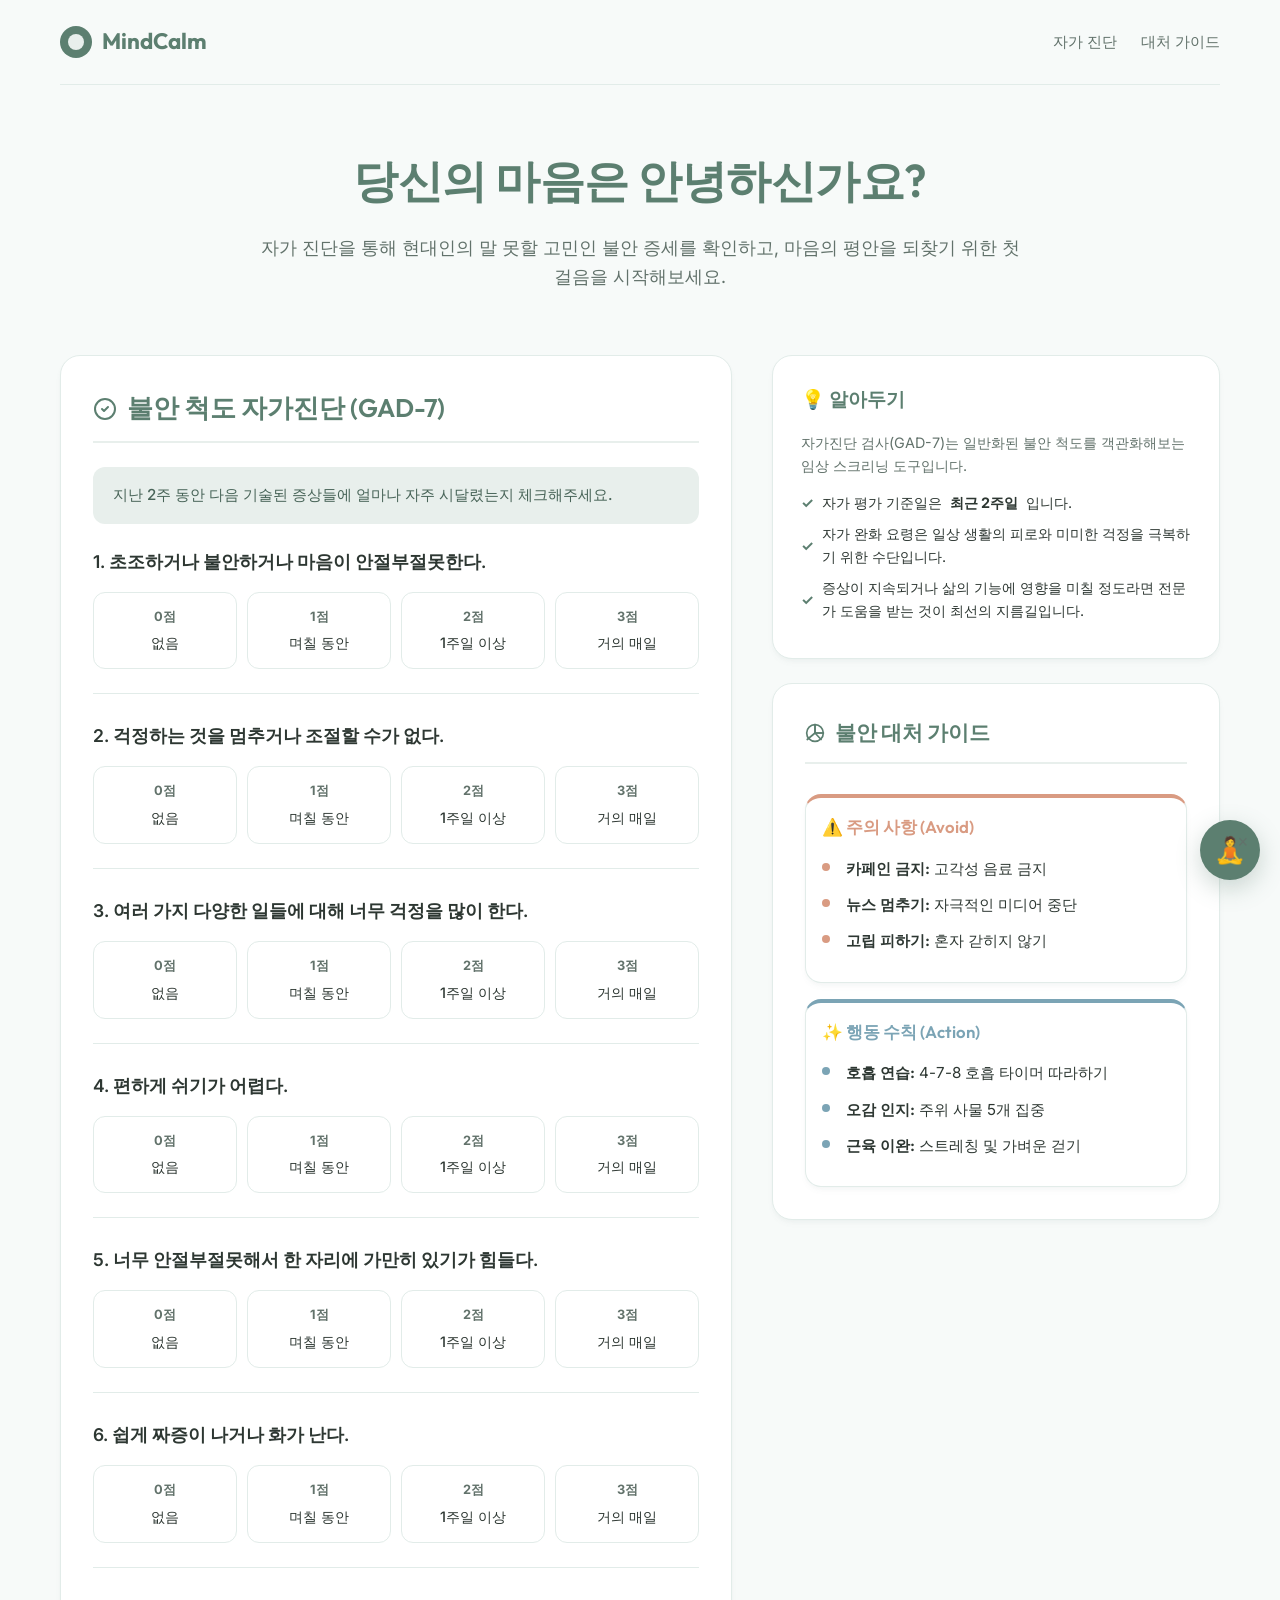
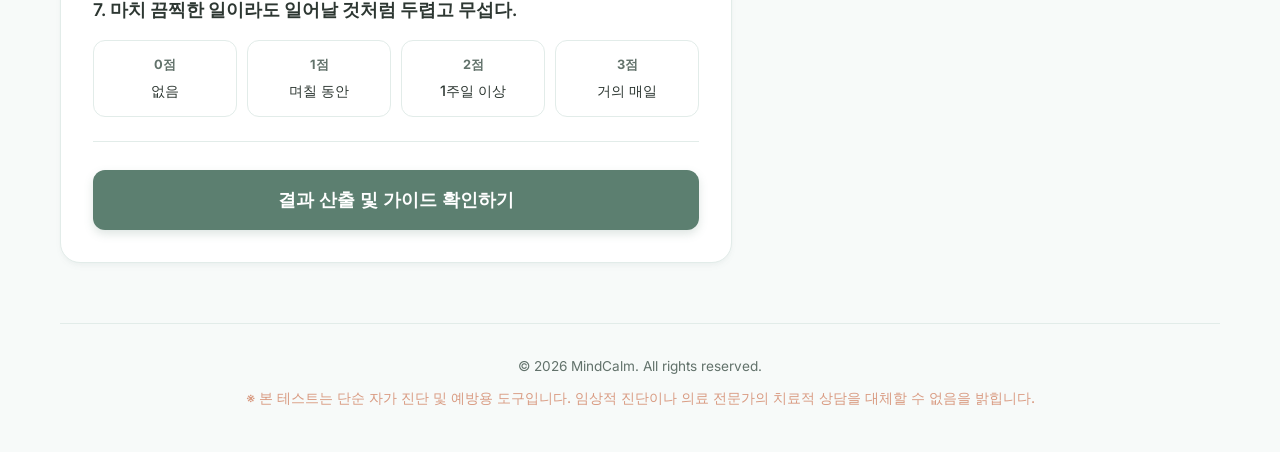
<file: index.html>
<!DOCTYPE html>
<html lang="ko">

<head>
    <meta charset="UTF-8">
    <meta name="viewport" content="width=device-width, initial-scale=1.0">
    <title>MindCalm - 마음 진단 및 불안 케어 솔루션</title>
    <!-- Google Fonts: Outfit & Inter for premium typography -->
    <link rel="preconnect" href="https://fonts.googleapis.com">
    <link rel="preconnect" href="https://fonts.gstatic.com" crossorigin>
    <link
        href="https://fonts.googleapis.com/css2?family=Inter:wght@300;400;500;600;700&family=Outfit:wght@300;400;500;600;700&display=swap"
        rel="stylesheet">
    <!-- Link to Extracted CSS Style Sheet -->
    <link rel="stylesheet" href="style.css">
</head>

<body>

    <div class="app-container">

        <!-- Header -->
        <header>
            <div class="logo">
                <span class="logo-icon"></span>
                <span>MindCalm</span>
            </div>
            <nav>
                <ul>
                    <li><a href="#diagnose">자가 진단</a></li>
                    <li><a href="#guides">대처 가이드</a></li>
                </ul>
            </nav>
        </header>

        <!-- Hero Title -->
        <div class="hero">
            <h1>당신의 마음은 안녕하신가요?</h1>
            <p>자가 진단을 통해 현대인의 말 못할 고민인 불안 증세를 확인하고, 마음의 평안을 되찾기 위한 첫걸음을 시작해보세요.</p>
        </div>

        <!-- Main Body -->
        <main>

            <!-- Left Grid: Survey & Results -->
            <div style="display: flex; flex-direction: column; gap: 40px;">

                <!-- Section 1: Self Diagnosis -->
                <section id="diagnose">
                    <h2 class="section-title">
                        <svg width="24" height="24" viewBox="0 0 24 24" fill="none" stroke="currentColor"
                            stroke-width="2" stroke-linecap="round" stroke-linejoin="round"
                            style="vertical-align: middle;">
                            <path d="M12 22c5.523 0 10-4.477 10-10S17.523 2 12 2 2 6.477 2 12s4.477 10 10 10z"></path>
                            <path d="m9 12 2 2 4-4"></path>
                        </svg>
                        불안 척도 자가진단 (GAD-7)
                    </h2>

                    <div class="survey-info">
                        지난 2주 동안 다음 기술된 증상들에 얼마나 자주 시달렸는지 체크해주세요.
                    </div>

                    <form id="gad7-form">
                        <!-- Q1 -->
                        <div class="question-card">
                            <p class="question-text">1. 초조하거나 불안하거나 마음이 안절부절못한다.</p>
                            <div class="options-group">
                                <label class="option-label">
                                    <input type="radio" name="q1" value="0" required>
                                    <span class="option-score">0점</span>
                                    <span class="option-text">없음</span>
                                </label>
                                <label class="option-label">
                                    <input type="radio" name="q1" value="1">
                                    <span class="option-score">1점</span>
                                    <span class="option-text">며칠 동안</span>
                                </label>
                                <label class="option-label">
                                    <input type="radio" name="q1" value="2">
                                    <span class="option-score">2점</span>
                                    <span class="option-text">1주일 이상</span>
                                </label>
                                <label class="option-label">
                                    <input type="radio" name="q1" value="3">
                                    <span class="option-score">3점</span>
                                    <span class="option-text">거의 매일</span>
                                </label>
                            </div>
                        </div>

                        <!-- Q2 -->
                        <div class="question-card">
                            <p class="question-text">2. 걱정하는 것을 멈추거나 조절할 수가 없다.</p>
                            <div class="options-group">
                                <label class="option-label">
                                    <input type="radio" name="q2" value="0" required>
                                    <span class="option-score">0점</span>
                                    <span class="option-text">없음</span>
                                </label>
                                <label class="option-label">
                                    <input type="radio" name="q2" value="1">
                                    <span class="option-score">1점</span>
                                    <span class="option-text">며칠 동안</span>
                                </label>
                                <label class="option-label">
                                    <input type="radio" name="q2" value="2">
                                    <span class="option-score">2점</span>
                                    <span class="option-text">1주일 이상</span>
                                </label>
                                <label class="option-label">
                                    <input type="radio" name="q2" value="3">
                                    <span class="option-score">3점</span>
                                    <span class="option-text">거의 매일</span>
                                </label>
                            </div>
                        </div>

                        <!-- Q3 -->
                        <div class="question-card">
                            <p class="question-text">3. 여러 가지 다양한 일들에 대해 너무 걱정을 많이 한다.</p>
                            <div class="options-group">
                                <label class="option-label">
                                    <input type="radio" name="q3" value="0" required>
                                    <span class="option-score">0점</span>
                                    <span class="option-text">없음</span>
                                </label>
                                <label class="option-label">
                                    <input type="radio" name="q3" value="1">
                                    <span class="option-score">1점</span>
                                    <span class="option-text">며칠 동안</span>
                                </label>
                                <label class="option-label">
                                    <input type="radio" name="q3" value="2">
                                    <span class="option-score">2점</span>
                                    <span class="option-text">1주일 이상</span>
                                </label>
                                <label class="option-label">
                                    <input type="radio" name="q3" value="3">
                                    <span class="option-score">3점</span>
                                    <span class="option-text">거의 매일</span>
                                </label>
                            </div>
                        </div>

                        <!-- Q4 -->
                        <div class="question-card">
                            <p class="question-text">4. 편하게 쉬기가 어렵다.</p>
                            <div class="options-group">
                                <label class="option-label">
                                    <input type="radio" name="q4" value="0" required>
                                    <span class="option-score">0점</span>
                                    <span class="option-text">없음</span>
                                </label>
                                <label class="option-label">
                                    <input type="radio" name="q4" value="1">
                                    <span class="option-score">1점</span>
                                    <span class="option-text">며칠 동안</span>
                                </label>
                                <label class="option-label">
                                    <input type="radio" name="q4" value="2">
                                    <span class="option-score">2점</span>
                                    <span class="option-text">1주일 이상</span>
                                </label>
                                <label class="option-label">
                                    <input type="radio" name="q4" value="3">
                                    <span class="option-score">3점</span>
                                    <span class="option-text">거의 매일</span>
                                </label>
                            </div>
                        </div>

                        <!-- Q5 -->
                        <div class="question-card">
                            <p class="question-text">5. 너무 안절부절못해서 한 자리에 가만히 있기가 힘들다.</p>
                            <div class="options-group">
                                <label class="option-label">
                                    <input type="radio" name="q5" value="0" required>
                                    <span class="option-score">0점</span>
                                    <span class="option-text">없음</span>
                                </label>
                                <label class="option-label">
                                    <input type="radio" name="q5" value="1">
                                    <span class="option-score">1점</span>
                                    <span class="option-text">며칠 동안</span>
                                </label>
                                <label class="option-label">
                                    <input type="radio" name="q5" value="2">
                                    <span class="option-score">2점</span>
                                    <span class="option-text">1주일 이상</span>
                                </label>
                                <label class="option-label">
                                    <input type="radio" name="q5" value="3">
                                    <span class="option-score">3점</span>
                                    <span class="option-text">거의 매일</span>
                                </label>
                            </div>
                        </div>

                        <!-- Q6 -->
                        <div class="question-card">
                            <p class="question-text">6. 쉽게 짜증이 나거나 화가 난다.</p>
                            <div class="options-group">
                                <label class="option-label">
                                    <input type="radio" name="q6" value="0" required>
                                    <span class="option-score">0점</span>
                                    <span class="option-text">없음</span>
                                </label>
                                <label class="option-label">
                                    <input type="radio" name="q6" value="1">
                                    <span class="option-score">1점</span>
                                    <span class="option-text">며칠 동안</span>
                                </label>
                                <label class="option-label">
                                    <input type="radio" name="q6" value="2">
                                    <span class="option-score">2점</span>
                                    <span class="option-text">1주일 이상</span>
                                </label>
                                <label class="option-label">
                                    <input type="radio" name="q6" value="3">
                                    <span class="option-score">3점</span>
                                    <span class="option-text">거의 매일</span>
                                </label>
                            </div>
                        </div>

                        <!-- Q7 -->
                        <div class="question-card">
                            <p class="question-text">7. 마치 끔찍한 일이라도 일어날 것처럼 두렵고 무섭다.</p>
                            <div class="options-group">
                                <label class="option-label">
                                    <input type="radio" name="q7" value="0" required>
                                    <span class="option-score">0점</span>
                                    <span class="option-text">없음</span>
                                </label>
                                <label class="option-label">
                                    <input type="radio" name="q7" value="1">
                                    <span class="option-score">1점</span>
                                    <span class="option-text">며칠 동안</span>
                                </label>
                                <label class="option-label">
                                    <input type="radio" name="q7" value="2">
                                    <span class="option-score">2점</span>
                                    <span class="option-text">1주일 이상</span>
                                </label>
                                <label class="option-label">
                                    <input type="radio" name="q7" value="3">
                                    <span class="option-score">3점</span>
                                    <span class="option-text">거의 매일</span>
                                </label>
                            </div>
                        </div>

                        <button type="submit" class="submit-btn">결과 산출 및 가이드 확인하기</button>
                    </form>

                    <!-- Dynamic Diagnostic Results -->
                    <div class="result-container" id="diagnostic-result">
                        <div class="result-header">
                            <div class="result-score-circle">
                                <span class="num" id="total-score">0</span>
                                <span class="lbl">SCORE</span>
                            </div>
                            <h3 class="result-status" id="status-title">정상 범위</h3>
                            <p class="result-desc" id="status-desc">마음이 비교적 안정되어 있습니다. 일상의 평온을 위한 케어를 지속해보세요.</p>
                            <button type="button" id="retry-btn" class="submit-btn"
                                style="margin-top: 24px; max-width: 200px; padding: 12px; font-size: 0.95rem;">테스트 다시
                                하기</button>
                        </div>
                    </div>
                </section>
            </div>

            <!-- Right Grid: Side breathing tool & Resources -->
            <aside>

                <!-- Information Card (Placed at the top of aside) -->
                <div class="info-card">
                    <h3>💡 알아두기</h3>
                    <p>자가진단 검사(GAD-7)는 일반화된 불안 척도를 객관화해보는 임상 스크리닝 도구입니다.</p>
                    <ul>
                        <li>자가 평가 기준일은 <strong>최근 2주일</strong>입니다.</li>
                        <li>자가 완화 요령은 일상 생활의 피로와 미미한 걱정을 극복하기 위한 수단입니다.</li>
                        <li>증상이 지속되거나 삶의 기능에 영향을 미칠 정도라면 전문가 도움을 받는 것이 최선의 지름길입니다.</li>
                    </ul>
                </div>

                <!-- Section 2: Avoid and Action Guidelines -->
                <section id="guides">
                    <h2 class="section-title" style="font-size: 1.3rem;">
                        <svg width="20" height="20" viewBox="0 0 24 24" fill="none" stroke="currentColor"
                            stroke-width="2" stroke-linecap="round" stroke-linejoin="round"
                            style="vertical-align: middle;">
                            <path d="M12 2a10 10 0 1 0 10 10H12V2z"></path>
                            <path d="M12 2a10 10 0 0 1 10 10h-10V2z"></path>
                            <path d="M12 12L2.69 19.81"></path>
                            <path d="M12 12l7.31 7.81"></path>
                        </svg>
                        불안 대처 가이드
                    </h2>

                    <div class="guidelines-grid" style="grid-template-columns: 1fr; gap: 16px;">
                        <!-- Avoid Guide Box -->
                        <div class="guide-box avoid" style="padding: 16px;">
                            <h3 style="font-size: 1.05rem;">⚠️ 주의 사항 (Avoid)</h3>
                            <ul class="guide-list">
                                <li><strong>카페인 금지:</strong> 고각성 음료 금지</li>
                                <li><strong>뉴스 멈추기:</strong> 자극적인 미디어 중단</li>
                                <li><strong>고립 피하기:</strong> 혼자 갇히지 않기</li>
                            </ul>
                        </div>

                        <!-- Action Plan Box -->
                        <div class="guide-box action" style="padding: 16px;">
                            <h3 style="font-size: 1.05rem;">✨ 행동 수칙 (Action)</h3>
                            <ul class="guide-list">
                                <li><strong>호흡 연습:</strong> 4-7-8 호흡 타이머 따라하기</li>
                                <li><strong>오감 인지:</strong> 주위 사물 5개 집중</li>
                                <li><strong>근육 이완:</strong> 스트레칭 및 가벼운 걷기</li>
                            </ul>
                        </div>
                    </div>
                </section>

                <!-- Section 3: Calming Breathing Tool (Fixed or floating styling applied in CSS) -->
                <section id="breathing" class="collapsed">
                    <button class="breath-close-btn" id="breath-close-btn"
                        aria-label="Close breathing widget">×</button>
                    <h2 class="section-title" style="font-size: 1.15rem; margin-right: 20px;">
                        <svg width="20" height="20" viewBox="0 0 24 24" fill="none" stroke="currentColor"
                            stroke-width="2" stroke-linecap="round" stroke-linejoin="round"
                            style="vertical-align: middle;">
                            <circle cx="12" cy="12" r="10"></circle>
                            <path d="M12 16a4 4 0 0 0 0-8v8z"></path>
                        </svg>
                        4-7-8 호흡 가이드
                    </h2>

                    <p style="font-size: 0.8rem; color: var(--text-muted); margin-bottom: 12px; text-align: center;">
                        안정과 스트레스 해소를 돕는 호흡 주기입니다.
                    </p>

                    <div class="breath-tool-container">
                        <div class="breathing-circle-wrapper">
                            <div class="breathing-outer-ring"></div>
                            <div class="breathing-circle" id="breathing-ball">준비</div>
                        </div>

                        <div class="breathing-instruction" id="breathing-inst">시작을 눌러주세요</div>
                        <div class="breathing-timer" id="breathing-timer">0초</div>

                        <button class="breath-btn" id="breath-btn">호흡 시작</button>
                    </div>
                </section>

            </aside>

        </main>

        <!-- Footer -->
        <footer>
            <p>© 2026 MindCalm. All rights reserved.</p>
            <p class="warning-text">※ 본 테스트는 단순 자가 진단 및 예방용 도구입니다. 임상적 진단이나 의료 전문가의 치료적 상담을 대체할 수 없음을 밝힙니다.</p>
        </footer>

    </div>

    <!-- Interactive Javascript Logic -->
    <script src="app.js"></script>
</body>

</html>
</file>
<file: style.css>
/* CSS Variables for Premium Wellness Color Palette */
:root {
    --bg-color: #f7faf9;
    --card-bg: #ffffff;
    --text-main: #2d3732;
    --text-muted: #62726b;
    --primary: #5c7f70;
    --primary-light: #e8efec;
    --primary-hover: #486458;
    --accent-warm: #d99b82;
    --accent-warm-light: #fdf5f2;
    --accent-blue: #7ba4b5;
    --accent-blue-light: #edf4f6;
    --border-color: #e2ece9;
    --shadow-sm: 0 4px 6px -1px rgba(92, 127, 112, 0.05), 0 2px 4px -1px rgba(92, 127, 112, 0.03);
    --shadow-md: 0 10px 15px -3px rgba(92, 127, 112, 0.08), 0 4px 6px -2px rgba(92, 127, 112, 0.04);
    --shadow-lg: 0 20px 25px -5px rgba(92, 127, 112, 0.12), 0 10px 10px -5px rgba(92, 127, 112, 0.06);
    --transition-smooth: all 0.35s cubic-bezier(0.4, 0, 0.2, 1);
}

/* Basic Reset & Typography */
* {
    box-sizing: border-box;
    margin: 0;
    padding: 0;
}

body {
    font-family: 'Inter', sans-serif;
    background-color: var(--bg-color);
    color: var(--text-main);
    line-height: 1.6;
    -webkit-font-smoothing: antialiased;
    overflow-x: hidden;
}

h1, h2, h3, h4 {
    font-family: 'Outfit', sans-serif;
    font-weight: 600;
}

a {
    text-decoration: none;
    color: inherit;
}

/* App Container Layout */
.app-container {
    max-width: 1200px;
    margin: 0 auto;
    padding: 0 20px;
}

/* Header Style */
header {
    display: flex;
    justify-content: space-between;
    align-items: center;
    padding: 24px 0;
    border-bottom: 1px solid var(--border-color);
}

.logo {
    display: flex;
    align-items: center;
    gap: 10px;
    font-size: 1.4rem;
    font-weight: 700;
    font-family: 'Outfit', sans-serif;
    color: var(--primary);
}

.logo-icon {
    width: 32px;
    height: 32px;
    background-color: var(--primary);
    border-radius: 50%;
    display: inline-block;
    position: relative;
}

.logo-icon::after {
    content: '';
    position: absolute;
    top: 50%;
    left: 50%;
    transform: translate(-50%, -50%);
    width: 16px;
    height: 16px;
    background-color: var(--primary-light);
    border-radius: 50%;
}

nav ul {
    display: flex;
    list-style: none;
    gap: 24px;
}

nav a {
    font-size: 0.95rem;
    font-weight: 500;
    color: var(--text-muted);
    transition: var(--transition-smooth);
}

nav a:hover {
    color: var(--primary);
}

/* Hero / Introduction */
.hero {
    padding: 60px 0 40px 0;
    text-align: center;
    max-width: 760px;
    margin: 0 auto;
}

.hero h1 {
    font-size: 2.8rem;
    color: var(--primary);
    margin-bottom: 16px;
    letter-spacing: -0.5px;
}

.hero p {
    font-size: 1.15rem;
    color: var(--text-muted);
    margin-bottom: 24px;
}

/* Main Grid & Sections Layout */
main {
    display: grid;
    grid-template-columns: 1fr;
    gap: 40px;
    margin-bottom: 60px;
}

@media (min-width: 992px) {
    main {
        grid-template-columns: 3fr 2fr;
        align-items: start;
    }
    .full-width {
        grid-column: span 2;
    }
}

section {
    background: var(--card-bg);
    border-radius: 20px;
    padding: 32px;
    box-shadow: var(--shadow-sm);
    border: 1px solid var(--border-color);
    transition: var(--transition-smooth);
}

section:hover {
    box-shadow: var(--shadow-md);
}

.section-title {
    font-size: 1.6rem;
    color: var(--primary);
    margin-bottom: 24px;
    border-bottom: 2px solid var(--primary-light);
    padding-bottom: 12px;
    display: flex;
    align-items: center;
    gap: 10px;
}

/* Test Section Styles */
.survey-info {
    background-color: var(--primary-light);
    padding: 16px 20px;
    border-radius: 12px;
    font-size: 0.95rem;
    color: var(--primary-hover);
    margin-bottom: 24px;
    font-weight: 500;
}

.question-card {
    margin-bottom: 28px;
    padding-bottom: 24px;
    border-bottom: 1px solid var(--border-color);
}

.question-card:last-child {
    border-bottom: none;
}

.question-text {
    font-size: 1.1rem;
    font-weight: 600;
    margin-bottom: 16px;
    color: var(--text-main);
}

.options-group {
    display: grid;
    grid-template-columns: 1fr;
    gap: 10px;
}

@media (min-width: 600px) {
    .options-group {
        grid-template-columns: repeat(4, 1fr);
    }
}

.option-label {
    display: flex;
    flex-direction: column;
    align-items: center;
    justify-content: center;
    padding: 14px 10px;
    border: 1px solid var(--border-color);
    border-radius: 12px;
    cursor: pointer;
    transition: var(--transition-smooth);
    text-align: center;
}

.option-label input {
    display: none;
}

.option-score {
    font-size: 0.8rem;
    font-weight: 700;
    color: var(--text-muted);
    margin-bottom: 4px;
}

.option-text {
    font-size: 0.9rem;
    font-weight: 500;
    color: var(--text-main);
}

/* Label Checked State styling */
.option-label:hover {
    background-color: var(--primary-light);
    border-color: var(--primary);
}

.option-label.selected {
    background-color: var(--primary);
    border-color: var(--primary);
}

.option-label.selected .option-score,
.option-label.selected .option-text {
    color: #ffffff;
}

.submit-btn {
    display: block;
    width: 100%;
    background-color: var(--primary);
    color: #ffffff;
    border: none;
    padding: 18px;
    border-radius: 12px;
    font-size: 1.1rem;
    font-weight: 600;
    cursor: pointer;
    transition: var(--transition-smooth);
    box-shadow: 0 4px 10px rgba(92, 127, 112, 0.2);
    text-align: center;
}

.submit-btn:hover {
    background-color: var(--primary-hover);
    transform: translateY(-2px);
    box-shadow: 0 6px 15px rgba(92, 127, 112, 0.3);
}

/* Result Banner & Sections */
.result-container {
    display: none;
    margin-top: 30px;
    padding: 24px;
    background-color: var(--primary-light);
    border-radius: 16px;
    animation: fadeIn 0.6s ease;
}

.result-header {
    display: flex;
    flex-direction: column;
    align-items: center;
    text-align: center;
    margin-bottom: 24px;
}

.result-score-circle {
    width: 100px;
    height: 100px;
    border-radius: 50%;
    background-color: var(--primary);
    color: white;
    display: flex;
    flex-direction: column;
    justify-content: center;
    align-items: center;
    font-family: 'Outfit', sans-serif;
    margin-bottom: 16px;
    box-shadow: var(--shadow-sm);
}

.result-score-circle span.num {
    font-size: 2.2rem;
    font-weight: 700;
    line-height: 1;
}

.result-score-circle span.lbl {
    font-size: 0.75rem;
    text-transform: uppercase;
}

.result-status {
    font-size: 1.4rem;
    font-weight: 700;
    color: var(--primary-hover);
    margin-bottom: 8px;
}

.result-desc {
    font-size: 1rem;
    color: var(--text-muted);
    max-width: 600px;
}

/* Avoid & Action Guidelines Style (Side-by-Side) */
.guidelines-grid {
    display: grid;
    grid-template-columns: 1fr;
    gap: 24px;
    margin-top: 30px;
}

@media (min-width: 768px) {
    .guidelines-grid {
        grid-template-columns: 1fr 1fr;
    }
}

.guide-box {
    border-radius: 16px;
    padding: 24px;
    background-color: var(--card-bg);
    box-shadow: var(--shadow-sm);
    border: 1px solid var(--border-color);
}

.guide-box.avoid {
    border-top: 4px solid var(--accent-warm);
}

.guide-box.action {
    border-top: 4px solid var(--accent-blue);
}

.guide-box h3 {
    display: flex;
    align-items: center;
    gap: 10px;
    font-size: 1.25rem;
    margin-bottom: 16px;
}

.guide-box.avoid h3 {
    color: var(--accent-warm);
}

.guide-box.action h3 {
    color: var(--accent-blue);
}

.guide-list {
    list-style: none;
}

.guide-list li {
    position: relative;
    padding-left: 24px;
    margin-bottom: 12px;
    font-size: 0.95rem;
    color: var(--text-main);
}

.guide-list li::before {
    content: '';
    position: absolute;
    left: 0;
    top: 6px;
    width: 8px;
    height: 8px;
    border-radius: 50%;
}

.guide-box.avoid .guide-list li::before {
    background-color: var(--accent-warm);
}

.guide-box.action .guide-list li::before {
    background-color: var(--accent-blue);
}

/* Interactive Calming Tool (Breathing Timer) - Scaled down and Fixed to Bottom Right */
#breathing {
    position: fixed;
    bottom: 20px;
    right: 20px;
    width: 280px;
    height: 380px; /* Increased height to accommodate bottom margin */
    z-index: 999;
    padding: 20px;
    background: rgba(255, 255, 255, 0.85);
    backdrop-filter: blur(12px);
    -webkit-backdrop-filter: blur(12px);
    box-shadow: var(--shadow-lg);
    border: 1px solid var(--border-color);
    border-radius: 16px;
    transition: width 0.4s cubic-bezier(0.25, 1, 0.5, 1), 
                height 0.4s cubic-bezier(0.25, 1, 0.5, 1), 
                border-radius 0.4s cubic-bezier(0.25, 1, 0.5, 1), 
                background-color 0.4s ease;
    overflow: hidden;
}

/* Collapsed Floating Button (FAB) State */
#breathing.collapsed {
    width: 60px;
    height: 60px;
    border-radius: 50%;
    padding: 0;
    cursor: pointer;
    background-color: var(--primary);
    display: flex;
    justify-content: center;
    align-items: center;
    border: none;
    box-shadow: 0 8px 24px rgba(92, 127, 112, 0.3);
}

/* Hide content smoothly using opacity transition */
#breathing .section-title,
#breathing p,
#breathing .breath-tool-container {
    opacity: 1;
    transition: opacity 0.25s ease-in-out;
}

#breathing.collapsed .section-title,
#breathing.collapsed p,
#breathing.collapsed .breath-tool-container {
    opacity: 0;
    pointer-events: none;
    height: 0;
    margin: 0;
    padding: 0;
    overflow: hidden;
}

#breathing::before {
    content: '🧘';
    font-size: 1.6rem;
    line-height: 1;
    opacity: 0;
    transition: opacity 0.25s ease-in-out;
    position: absolute;
}

#breathing.collapsed::before {
    opacity: 1;
}

.breath-close-btn {
    position: absolute;
    top: 12px;
    right: 12px;
    background: none;
    border: none;
    font-size: 1.1rem;
    color: var(--text-muted);
    cursor: pointer;
    transition: var(--transition-smooth);
}

.breath-close-btn:hover {
    color: var(--accent-warm);
}

.breath-tool-container {
    display: flex;
    flex-direction: column;
    align-items: center;
    text-align: center;
    padding: 10px 0 0 0;
}

.breathing-circle-wrapper {
    position: relative;
    width: 110px;
    height: 110px;
    display: flex;
    justify-content: center;
    align-items: center;
    margin-bottom: 15px;
}

.breathing-outer-ring {
    position: absolute;
    width: 100%;
    height: 100%;
    border: 2px dashed var(--primary-light);
    border-radius: 50%;
}

.breathing-circle {
    width: 70px;
    height: 70px;
    background-color: var(--primary);
    border-radius: 50%;
    opacity: 0.85;
    display: flex;
    justify-content: center;
    align-items: center;
    color: #ffffff;
    font-weight: 600;
    font-size: 0.85rem;
    transition: transform 1s ease-in-out;
    box-shadow: 0 6px 15px rgba(92, 127, 112, 0.2);
    z-index: 2;
}

.breathing-instruction {
    font-size: 1rem;
    font-weight: 600;
    color: var(--primary-hover);
    margin-bottom: 4px;
    height: 24px;
}

.breathing-timer {
    font-family: 'Outfit', sans-serif;
    font-size: 1.4rem;
    font-weight: 700;
    color: var(--text-main);
    margin-bottom: 12px;
}

.breath-btn {
    background-color: var(--primary);
    color: white;
    border: none;
    padding: 8px 20px;
    border-radius: 30px;
    font-weight: 600;
    cursor: pointer;
    transition: var(--transition-smooth);
    font-size: 0.85rem;
    margin-bottom: 12px; /* Margin added below the start button */
}

.breath-btn:hover {
    background-color: var(--primary-hover);
    transform: translateY(-1px);
}

.breath-btn.stop {
    background-color: var(--accent-warm);
}

.breath-btn.stop:hover {
    background-color: #c48b73;
}

/* Aside (Information Card) */
aside {
    display: flex;
    flex-direction: column;
    gap: 24px;
}

.info-card {
    background-color: var(--card-bg);
    border-radius: 20px;
    padding: 28px;
    border: 1px solid var(--border-color);
    box-shadow: var(--shadow-sm);
}

.info-card h3 {
    font-size: 1.2rem;
    color: var(--primary);
    margin-bottom: 16px;
    display: flex;
    align-items: center;
    gap: 8px;
}

.info-card p {
    font-size: 0.9rem;
    color: var(--text-muted);
    margin-bottom: 14px;
}

.info-card ul {
    list-style: none;
}

.info-card li {
    font-size: 0.9rem;
    color: var(--text-main);
    margin-bottom: 8px;
    display: flex;
    align-items: center;
    gap: 8px;
}

.info-card li::before {
    content: '✓';
    color: var(--primary);
    font-weight: bold;
}

/* Footer Style */
footer {
    margin-top: 60px;
    padding: 32px 0;
    border-top: 1px solid var(--border-color);
    text-align: center;
    font-size: 0.85rem;
    color: var(--text-muted);
}

footer p {
    margin-bottom: 10px;
}

.warning-text {
    color: var(--accent-warm);
    font-weight: 500;
}

/* Animations */
@keyframes fadeIn {
    from {
        opacity: 0;
        transform: translateY(15px);
    }
    to {
        opacity: 1;
        transform: translateY(0);
    }
}

/* CSS transitions for Breathing state */
.inhale {
    transform: scale(1.6);
    background-color: var(--accent-blue);
}

.hold {
    transform: scale(1.6);
    background-color: var(--primary);
}

.exhale {
    transform: scale(1);
    background-color: var(--accent-warm);
}
</file>
